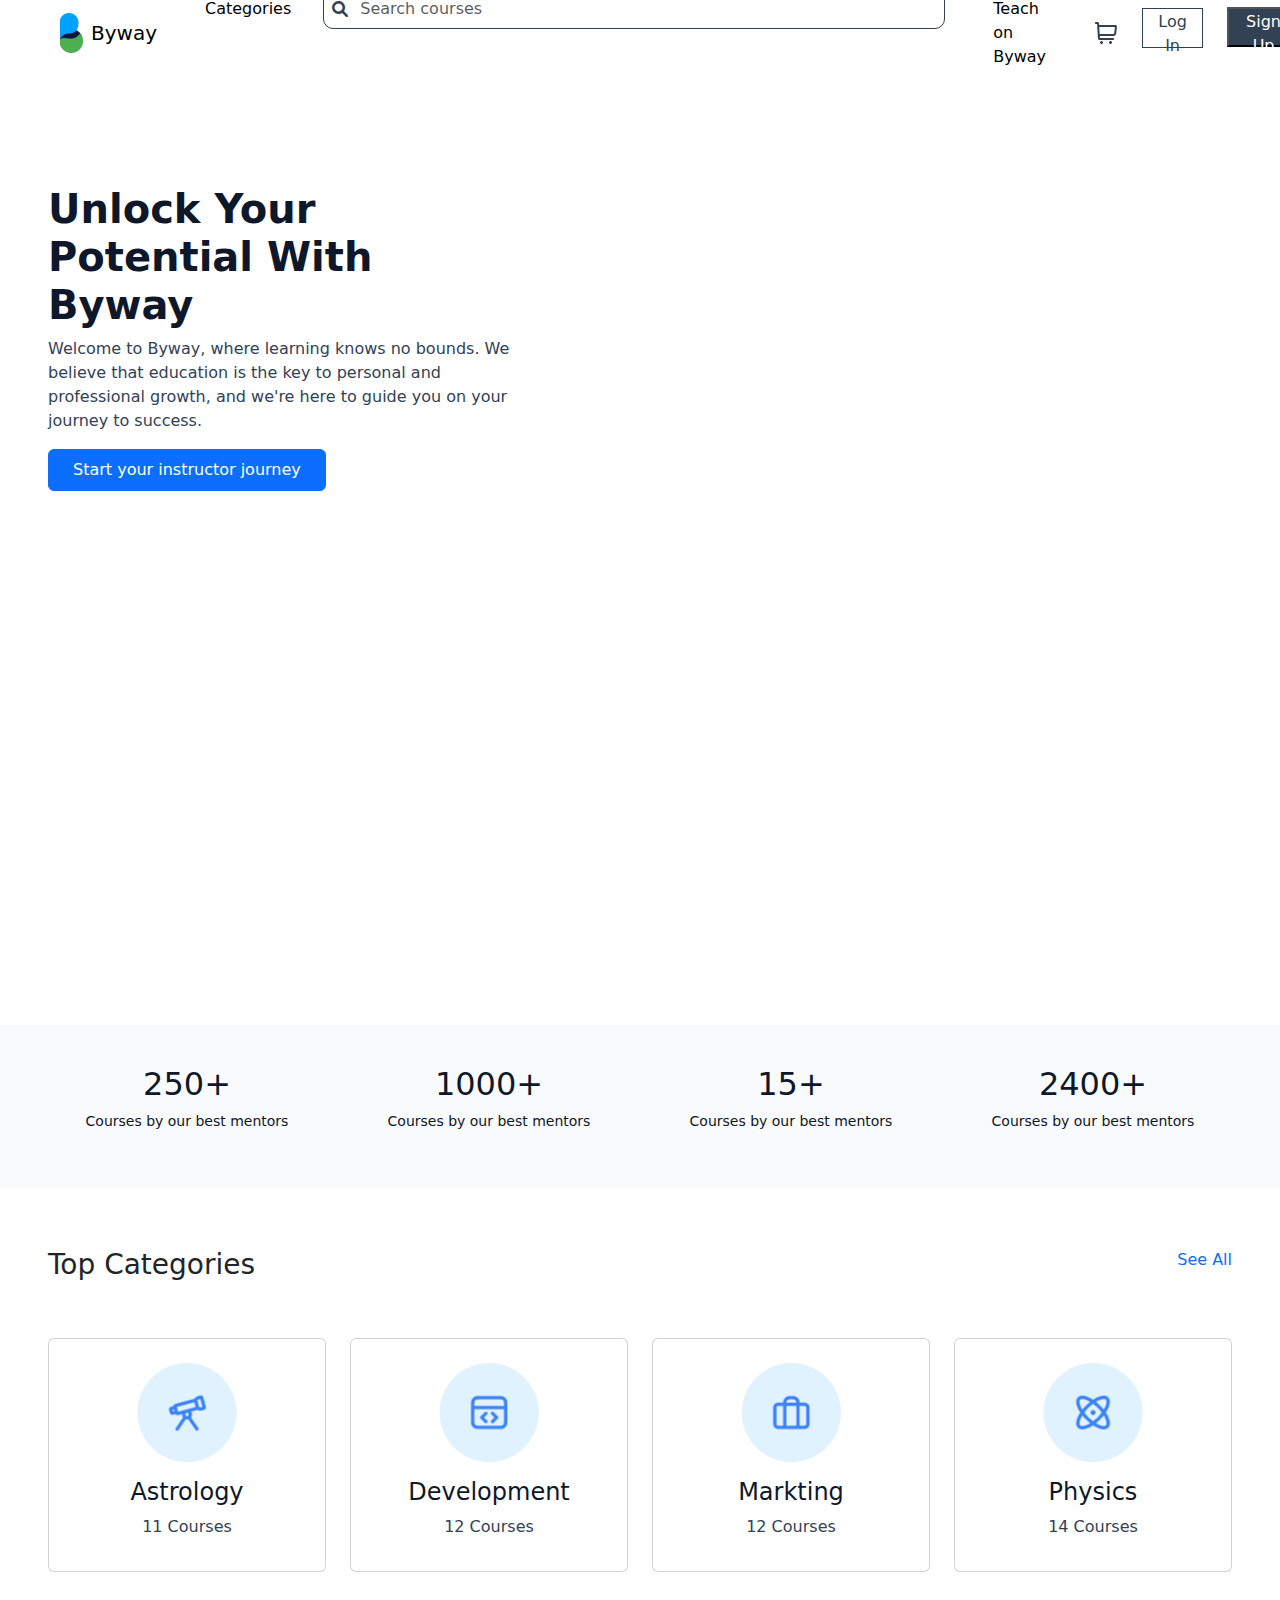
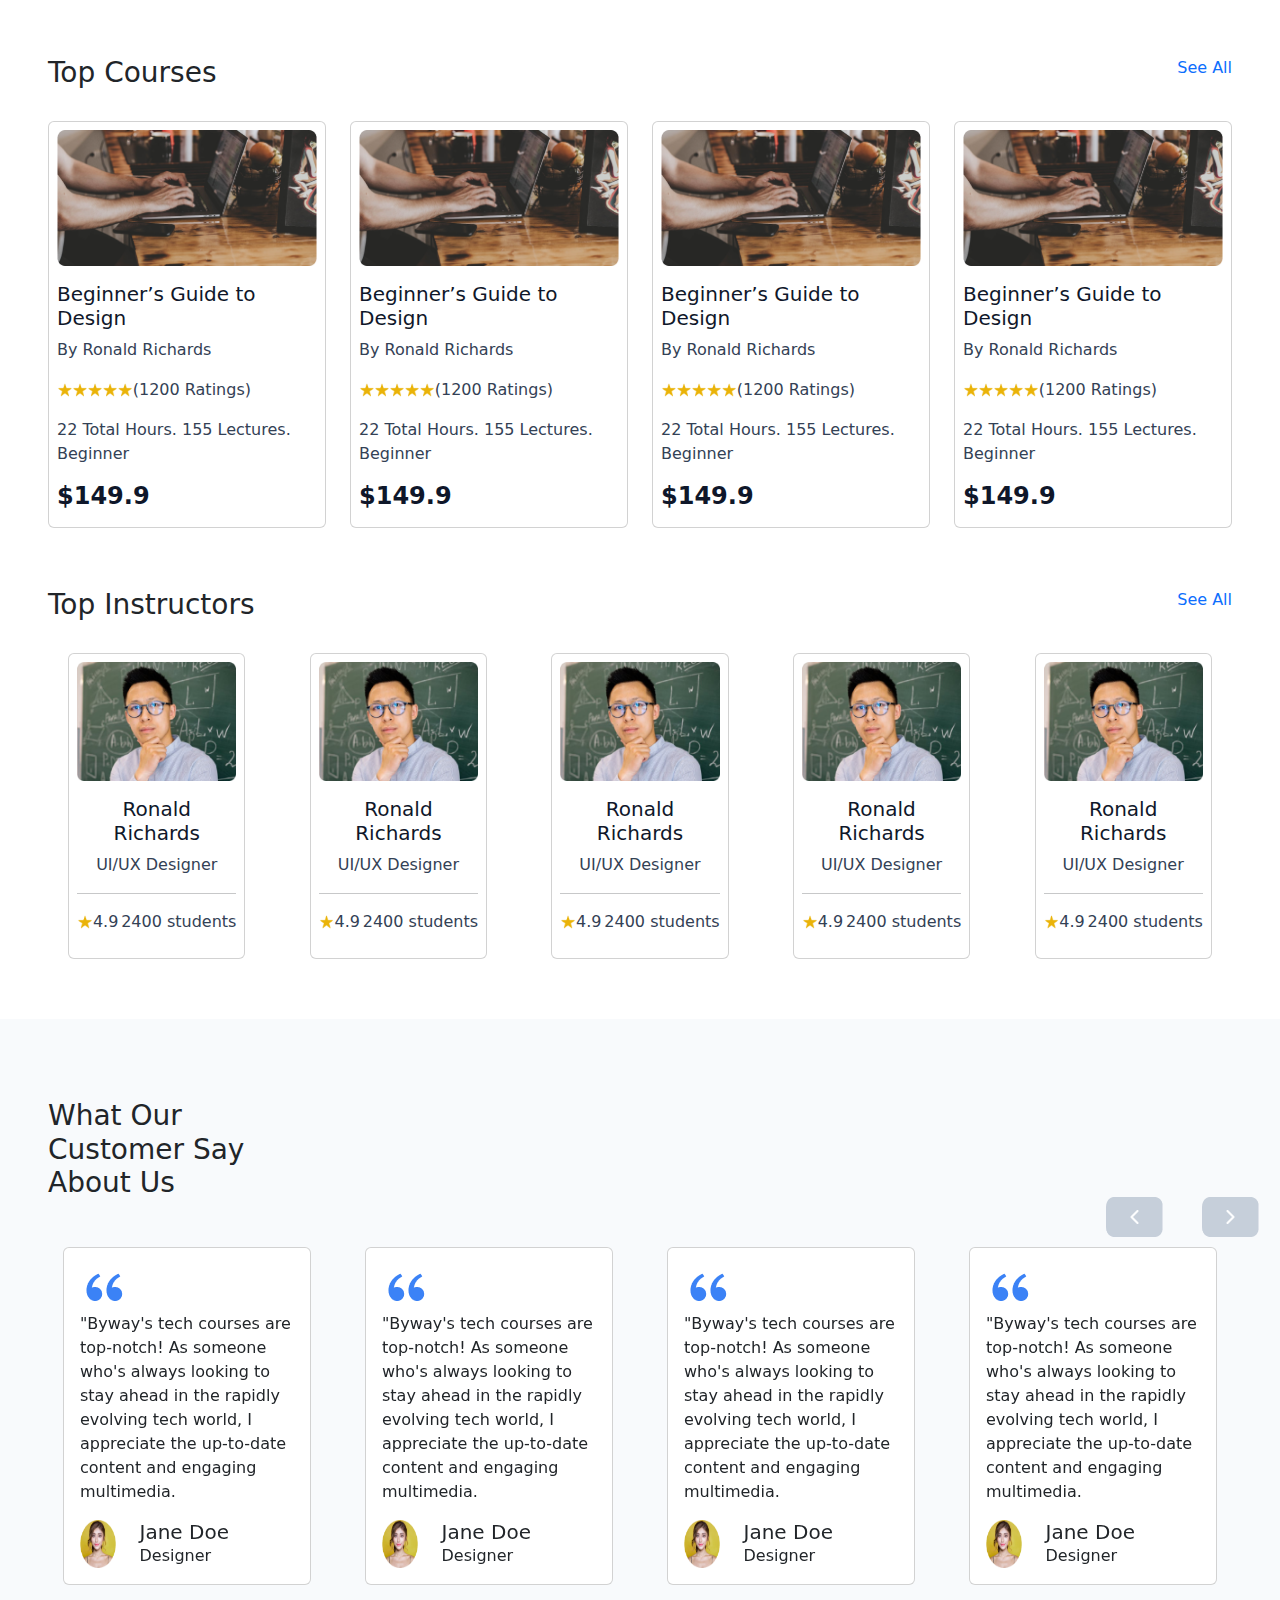
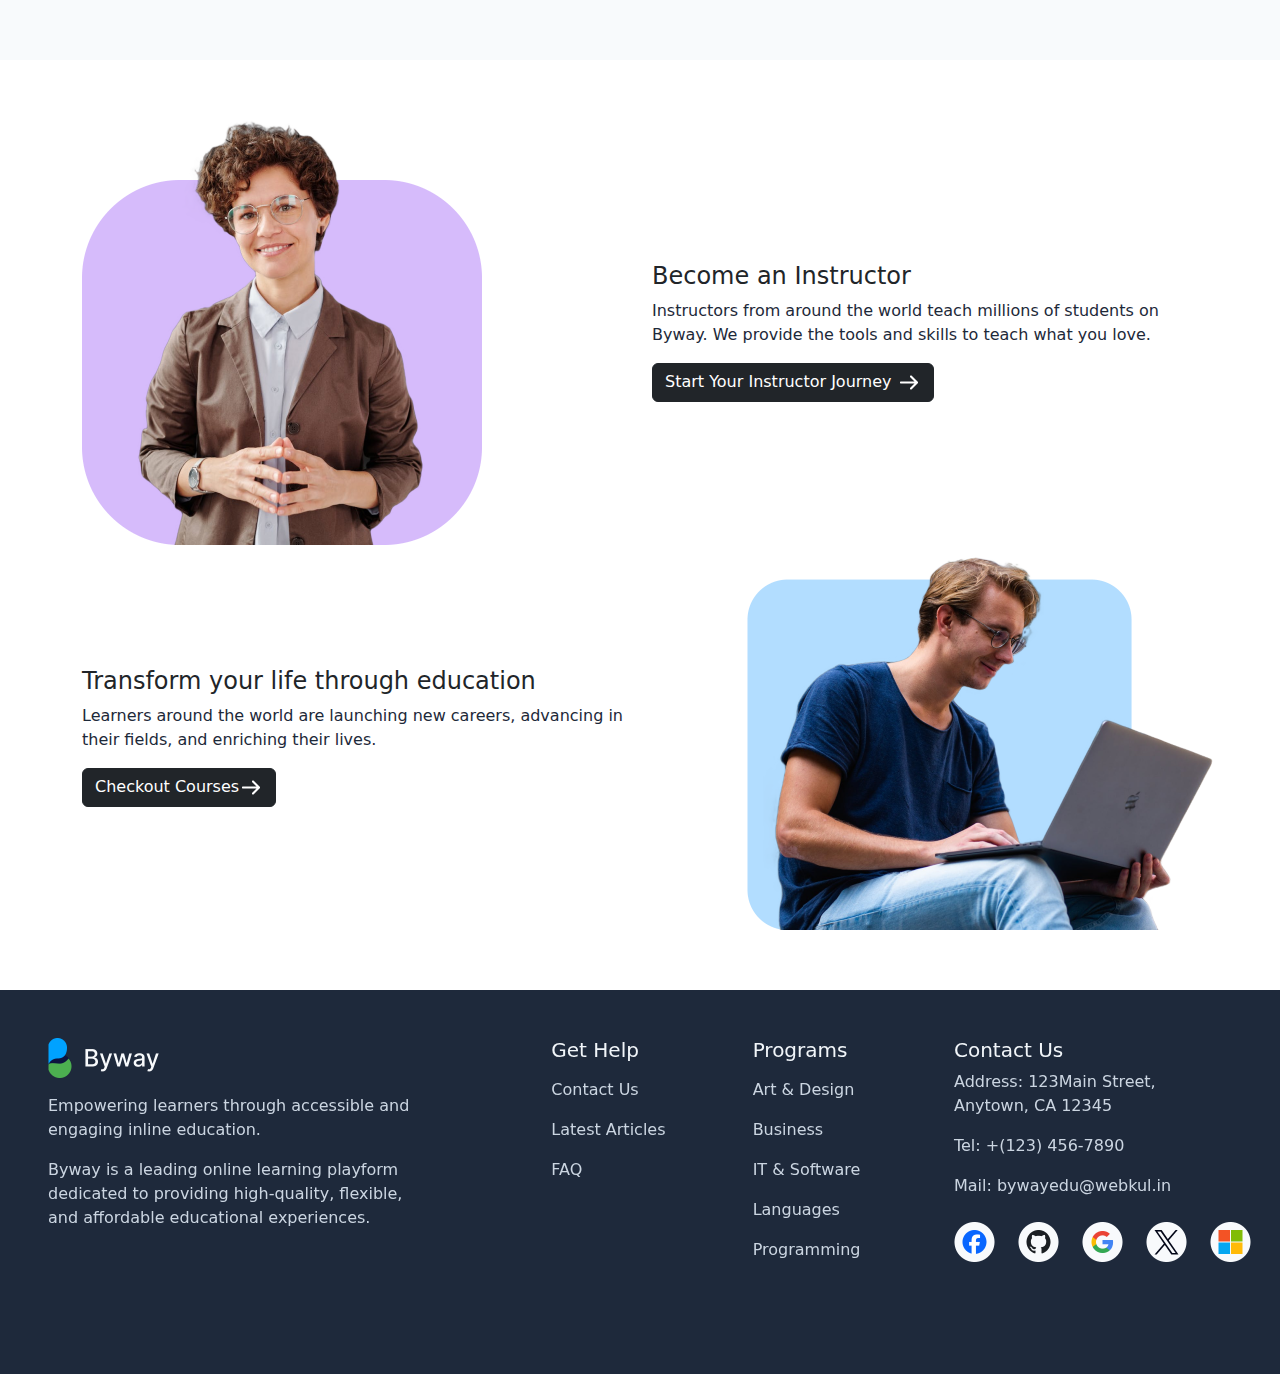
<file: index.html>
<!DOCTYPE html>
<html lang="en">
<head>
    <meta charset="UTF-8">
    <meta name="viewport" content="width=device-width, initial-scale=1.0">
    <title>Document</title>
    <link rel="stylesheet" href="css/style.css">
    <link href="https://cdn.jsdelivr.net/npm/bootstrap@5.3.3/dist/css/bootstrap.min.css" rel="stylesheet" integrity="sha384-QWTKZyjpPEjISv5WaRU9OFeRpok6YctnYmDr5pNlyT2bRjXh0JMhjY6hW+ALEwIH" crossorigin="anonymous">
    <link rel="stylesheet" href="https://cdnjs.cloudflare.com/ajax/libs/font-awesome/6.0.0-beta3/css/all.min.css">
</head>
<body>
    <nav class="navbar navbar-expand-lg px-5">
        <div class="container-fluid  bg-white">
            <a href=""><img src="images/logo.png" alt=""></a>
            <a class="navbar-brand" href="#">Byway</a>
            <button class="navbar-toggler" type="button" data-bs-toggle="collapse" data-bs-target="#navbarSupportedContent" aria-controls="navbarSupportedContent" aria-expanded="false" aria-label="Toggle navigation">
                <span class="navbar-toggler-icon"></span>
            </button>
            <div class="collapse navbar-collapse" id="navbarSupportedContent">
                <ul class="navbar-nav me-auto mb-2 mb-lg-0">
                    <li class="nav-item">
                        <a class="nav-link active mx-4" aria-current="page" href="#">Categories</a>
                    </li>
                    <li>
                        <div class="search d-flex align-items-center p-2">
                            <i class="fa fa-search"></i>
                            <input class="form-control me-2" type="search" placeholder="Search courses" aria-label="Search">
                        </div>
                    </li>
                    <li>
                        <a class="nav-link active px-5" aria-current="page" href="#">Teach on Byway</a>
                    </li>
                </ul>
                <a class="nav-link active" aria-current="page" href="#"><img src="images/cart.png" alt=""></a>
                <a href="login.html" class="text-decoration-none"><button class=" nav-btn-1" type="submit">Log In</button></a>
                <a href="signup.html" class="text-decoration-none"><button class=" nav-btn-2" type="submit">Sign Up</button></a>
            </div>
        </div>
    </nav>
      

    <section class="panner px-5">
        <div class="row">
            <div class="col-md-5">
                <h1>Unlock Your Potential With Byway</h1>
                <p>Welcome to Byway, where learning knows no bounds. We believe that education is the key to personal and professional growth, and we're here to guide you on your journey to success.</p>
                <button type="button" class="btn btn-primary px-4 py-2">Start your instructor journey</button>
            </div>
        </div>
    </section>


    <section class="info px-5 text-center">
        <div class="row ">
            <div class="col-md-3 ">
                <h2>250+</h2>
                <p>Courses by our best mentors</p>

            </div>

            <div class="col-md-3">
                <h2>1000+</h2>
                <p>Courses by our best mentors</p>
            </div>

            <div class="col-md-3">
                <h2>15+</h2>
                <p>Courses by our best mentors</p>
            </div>

            <div class="col-md-3">
                <h2>2400+</h2>
                <p>Courses by our best mentors</p>
            </div>
        </div>
    </section>

    

    <section class="categories px-5">
        <div class="row justify-content-between head">
            <div class="col-6"><h3>Top Categories</h3></div>
            <div class="col-3 text-end"><a href="" class="text-decoration-none">See All</a></div>
        </div>
        <div class="row cards justify-content-around">
            <div class="col-md-3 text-center py-4">
                <a href="" class="text-decoration-none">
                    <div class="card">
                        <img src="images/astrology icon.png" class="card-img-top align-self-center pt-4" alt="...">
                        <div class="card-body">
                            <h4>Astrology</h4>
                            <p>11 Courses</p>
                        </div>
                    </div>
                </a>
            </div>  
            <div class="col-md-3 text-center py-4">
                <a href="" class="text-decoration-none">
                    <div class="card">
                        <img src="images/development icon.png" class="card-img-top align-self-center pt-4" alt="...">
                        <div class="card-body">
                            <h4>Development</h4>
                            <p>12 Courses</p>
                        </div>
                    </div>
                </a>
            </div>
            <div class="col-md-3 text-center py-4">
                <a href="" class="text-decoration-none">
                    <div class="card">
                        <img src="images/markting icon.png" class="card-img-top align-self-center pt-4" alt="...">
                        <div class="card-body">
                            <h4>Markting</h4>
                            <p>12 Courses</p>
                        </div>
                    </div>
                </a>
            </div>
            <div class="col-md-3 text-center py-4">
                <a href="" class="text-decoration-none">
                    <div class="card">
                        <img src="images/physics icon.png" class="card-img-top align-self-center pt-4" alt="...">
                        <div class="card-body">
                            <h4>Physics</h4>
                            <p>14 Courses</p>
                        </div>
                    </div>
                </a>
            </div>
        </div>
    </section>

    <section class="courses px-5">
        <div class="row justify-content-between head">
            <div class="col-6"><h3>Top Courses</h3></div>
            <div class="col-3 text-end"><a href="" class="text-decoration-none">See All</a></div>
        </div>
        <div class="row cards">
            <div class="col-md-3 ">
                <a href="" class="text-decoration-none">
                    <div class="card p-2">
                        <img src="images/course pic.png" class="card-img-top pb-3" alt="...">
                        <div>
                            <h5>Beginner’s Guide to Design</h5>
                            <p>By Ronald Richards</p>
                            <div class="d-flex">
                                <img src="images/ratings.png" alt="">
                                <p>(1200 Ratings)</p>
                            </div>
                            <p>22 Total Hours. 155 Lectures. Beginner</p>
                            <h4>$149.9</h4>
                        </div>
                    </div>
                </a>
            </div>  
            <div class="col-md-3 ">
                <a href="" class="text-decoration-none">
                    <div class="card p-2">
                        <img src="images/course pic.png" class="card-img-top pb-3" alt="...">
                        <div>
                            <h5>Beginner’s Guide to Design</h5>
                            <p>By Ronald Richards</p>
                            <div class="d-flex">
                                <img src="images/ratings.png" alt="">
                                <p>(1200 Ratings)</p>
                            </div>
                            <p>22 Total Hours. 155 Lectures. Beginner</p>
                            <h4>$149.9</h4>
                        </div>
                    </div>
                </a>
            </div>  
            <div class="col-md-3 ">
                <a href="" class="text-decoration-none">
                    <div class="card p-2">
                        <img src="images/course pic.png" class="card-img-top pb-3" alt="...">
                        <div>
                            <h5>Beginner’s Guide to Design</h5>
                            <p>By Ronald Richards</p>
                            <div class="d-flex">
                                <img src="images/ratings.png" alt="">
                                <p>(1200 Ratings)</p>
                            </div>
                            <p>22 Total Hours. 155 Lectures. Beginner</p>
                            <h4>$149.9</h4>
                        </div>
                    </div>
                </a>
            </div>  
            <div class="col-md-3 ">
                <a href="" class="text-decoration-none">
                    <div class="card p-2">
                        <img src="images/course pic.png" class="card-img-top pb-3" alt="...">
                        <div>
                            <h5>Beginner’s Guide to Design</h5>
                            <p>By Ronald Richards</p>
                            <div class="d-flex">
                                <img src="images/ratings.png" alt="">
                                <p>(1200 Ratings)</p>
                            </div>
                            <p>22 Total Hours. 155 Lectures. Beginner</p>
                            <h4>$149.9</h4>
                        </div>
                    </div>
                </a>
            </div>  
        </div>
    </section>

    <section class="instructors px-5">
        <div class="row justify-content-between head">
            <div class="col-6"><h3>Top Instructors</h3></div>
            <div class="col-3 text-end"><a href="" class="text-decoration-none">See All</a></div>
        </div>
        <div class="row cards justify-content-around">
            <div class="col-md-2 ">
                <a href="" class="text-decoration-none">
                    <div class="card p-2">
                        <img src="images/instructor.png" class="card-img-top pb-3" alt="...">
                        <div class="text-center">
                            <h5>Ronald Richards</h5>
                            <p>UI/UX Designer</p>
                            <hr>
                            <div class="d-flex">
                                <img src="images/star.png" alt="" >
                                <p class="me-auto">4.9</p>
                                <p>2400 students</p>
                            </div>
                        </div>
                    </div>
                </a>
            </div>  
            <div class="col-md-2 ">
                <a href="" class="text-decoration-none">
                    <div class="card p-2">
                        <img src="images/instructor.png" class="card-img-top pb-3" alt="...">
                        <div class="text-center">
                            <h5>Ronald Richards</h5>
                            <p>UI/UX Designer</p>
                            <hr>
                            <div class="d-flex">
                                <img src="images/star.png" alt="" >
                                <p class="me-auto">4.9</p>
                                <p>2400 students</p>
                            </div>
                        </div>
                    </div>
                </a>
            </div>  
            <div class="col-md-2 ">
                <a href="" class="text-decoration-none">
                    <div class="card p-2">
                        <img src="images/instructor.png" class="card-img-top pb-3" alt="...">
                        <div class="text-center">
                            <h5>Ronald Richards</h5>
                            <p>UI/UX Designer</p>
                            <hr>
                            <div class="d-flex">
                                <img src="images/star.png" alt="" >
                                <p class="me-auto">4.9</p>
                                <p>2400 students</p>
                            </div>
                        </div>
                    </div>
                </a>
            </div> 
            <div class="col-md-2 ">
                <a href="" class="text-decoration-none">
                    <div class="card p-2">
                        <img src="images/instructor.png" class="card-img-top pb-3" alt="...">
                        <div class="text-center">
                            <h5>Ronald Richards</h5>
                            <p>UI/UX Designer</p>
                            <hr>
                            <div class="d-flex">
                                <img src="images/star.png" alt="" >
                                <p class="me-auto">4.9</p>
                                <p>2400 students</p>
                            </div>
                        </div>
                    </div>
                </a>
            </div> 
            <div class="col-md-2 ">
                <a href="" class="text-decoration-none">
                    <div class="card p-2">
                        <img src="images/instructor.png" class="card-img-top pb-3" alt="...">
                        <div class="text-center">
                            <h5>Ronald Richards</h5>
                            <p>UI/UX Designer</p>
                            <hr>
                            <div class="d-flex">
                                <img src="images/star.png" alt="" >
                                <p class="me-auto">4.9</p>
                                <p>2400 students</p>
                            </div>
                        </div>
                    </div>
                </a>
            </div> 
        </div>
    </section>

    <section class="feedback px-5">
        <div>
            <div class="row justify-content-between head">
                <div class="col-md-3"><h3>What Our Customer Say About Us</h3></div>
            </div>
            <div id="cardCarousel" class="carousel slide" data-bs-ride="carousel">
                <div class="carousel-inner">
                    <div class="carousel-item active">
                        <div class="row">
                            <div class="col-md-3">
                                <div class="card">
                                    <div class="card-body">
                                        <img src="images/ri_double-quotes-l.png" alt="">
                                        <p>"Byway's tech courses are top-notch! As someone who's always looking to stay ahead in the rapidly evolving tech world, I appreciate the up-to-date content and engaging multimedia. </p>
                                        <div class="row">
                                            <img src="images/feedbacker.png" alt="" class="col-3">
                                            <div class="col-9">
                                                <h5 class="m-0">Jane Doe</h5>
                                                <p class="m-0">Designer</p>
                                            </div>
                                        </div>
                                    </div>
                                </div>
                            </div>
                            <div class="col-md-3">
                                <div class="card">
                                    <div class="card-body">
                                        <img src="images/ri_double-quotes-l.png" alt="">
                                        <p>"Byway's tech courses are top-notch! As someone who's always looking to stay ahead in the rapidly evolving tech world, I appreciate the up-to-date content and engaging multimedia. </p>
                                        <div class="row">
                                            <img src="images/feedbacker.png" alt="" class="col-3">
                                            <div class="col-9">
                                                <h5 class="m-0">Jane Doe</h5>
                                                <p class="m-0">Designer</p>
                                            </div>
                                        </div>
                                    </div>
                                </div>
                            </div>
                            <div class="col-md-3">
                                <div class="card">
                                    <div class="card-body">
                                        <img src="images/ri_double-quotes-l.png" alt="">
                                        <p>"Byway's tech courses are top-notch! As someone who's always looking to stay ahead in the rapidly evolving tech world, I appreciate the up-to-date content and engaging multimedia. </p>
                                        <div class="row">
                                            <img src="images/feedbacker.png" alt="" class="col-3">
                                            <div class="col-9">
                                                <h5 class="m-0">Jane Doe</h5>
                                                <p class="m-0">Designer</p>
                                            </div>
                                        </div>
                                    </div>
                                </div>
                            </div>
                            <div class="col-md-3">
                                <div class="card">
                                    <div class="card-body">
                                        <img src="images/ri_double-quotes-l.png" alt="">
                                        <p>"Byway's tech courses are top-notch! As someone who's always looking to stay ahead in the rapidly evolving tech world, I appreciate the up-to-date content and engaging multimedia. </p>
                                        <div class="row">
                                            <img src="images/feedbacker.png" alt="" class="col-3">
                                            <div class="col-9">
                                                <h5 class="m-0">Jane Doe</h5>
                                                <p class="m-0">Designer</p>
                                            </div>
                                        </div>
                                    </div>
                                </div>
                            </div>
                        </div>
                    </div>
                    <div class="carousel-item">
                        <div class="row">
                            <div class="col-md-3">
                                <div class="card">
                                    <div class="card-body">
                                        <img src="images/ri_double-quotes-l.png" alt="">
                                        <p>"Byway's tech courses are top-notch! As someone who's always looking to stay ahead in the rapidly evolving tech world, I appreciate the up-to-date content and engaging multimedia. </p>
                                        <div class="row">
                                            <img src="images/feedbacker.png" alt="" class="col-3">
                                            <div class="col-9">
                                                <h5 class="m-0">Jane Doe</h5>
                                                <p class="m-0">Designer</p>
                                            </div>
                                        </div>
                                    </div>
                                </div>
                            </div>
                        </div>
                    </div>
                </div>
                <div class="carousel-controls">
                    <button class="carousel-control-next" type="button" data-bs-target="#cardCarousel" data-bs-slide="next">
                        <img src="images/left-chevron.png" alt="">
                        <span class="visually-hidden">Next</span>
                    </button>
                    <button class="carousel-control-prev" type="button" data-bs-target="#cardCarousel" data-bs-slide="prev">
                        <img src="images/chevron-right.png" alt="">
                        <span class="visually-hidden">Previous</span>
                    </button>
                </div>
            </div>
        </div>
    </section>

    <section class="apply container">
        <div class="row align-items-center">
            <div class="col-md-3"><img src="images/become instructor.png" alt=""></div>
            <div class="col-md-3"></div>
            <div class="col-md-6">
                <h4>Become an Instructor</h4>
                <p>Instructors from around the world teach millions of students on Byway. We provide the tools and skills to teach what you love.</p>
                <div class="btn btn-dark"><a href="" class="text-decoration-none text-white">Start Your Instructor Journey <img src="images/arrow-narrow-right.png" alt=""></a></div>
            </div>
        </div>
        <div class="row align-items-center">
            <div class="col-md-6">
                <h4>Transform your life through education</h4>
                <p>Learners around the world are launching new careers, advancing in their fields, and enriching their lives.</p>
                <div class="btn btn-dark"><a href="" class="text-decoration-none text-white">Checkout Courses<img src="images/arrow-narrow-right.png" alt=""></a></div>
            </div>
            <div class="col-md-1"></div>    
            <div class="col-md-3"><img src="images/student.png" alt=""></div>
        </div>
    </section>

    <footer>
        <div class="row p-5 sticky-bottom">
            <div class="col-md-4 mb-5">
                <img src="images/footer logo.png" alt="" class="mb-3">
                <p>Empowering learners through accessible and engaging inline education.</p>
                <p>Byway is a leading online learning playform dedicated to providing high-quality, flexible, and affordable educational experiences.</p>
            </div>
            <div class="col-md-1"></div>
            <div class="col-md-2 mb-5">
                <h5 class="mb-3">Get Help</h5>
                <ul class="list-unstyled ">
                    <li class="mb-3"><a href="" class="text-decoration-none">Contact Us</a></li>
                    <li class="mb-3"><a href="" class="text-decoration-none">Latest Articles</a></li>
                    <li><a href="" class="text-decoration-none">FAQ</a></li>
                </ul>
            </div>
            <div class="col-md-2 mb-5">
                <h5 class="mb-3">Programs</h5>
                <ul class="list-unstyled ">
                    <li class="mb-3"><a href="" class="text-decoration-none">Art & Design</a></li>
                    <li class="mb-3"><a href="" class="text-decoration-none">Business</a></li>
                    <li class="mb-3"><a href="" class="text-decoration-none">IT & Software</a></li>
                    <li class="mb-3"><a href="" class="text-decoration-none">Languages</a></li>
                    <li class="mb-3"><a href="" class="text-decoration-none">Programming</a></li>
                </ul>
            </div>
            <div class="col-md-3 mb-5">
                <h5>Contact Us</h5>
                <ul class="list-unstyled ">
                    <li><p>Address: 123Main Street, Anytown, CA 12345</p></li>
                    <li><P>Tel: +(123) 456-7890</P></li>
                    <li><p>Mail: <a href="" class="text-decoration-none">bywayedu@webkul.in</a></p></li>
                    <li class="mt-4"><img src="images/icons.png" alt=""></li>
                </ul>
            </div>
        </div>
    </footer>






    <script src="https://cdn.jsdelivr.net/npm/bootstrap@5.3.3/dist/js/bootstrap.bundle.min.js" integrity="sha384-YvpcrYf0tY3lHB60NNkmXc5s9fDVZLESaAA55NDzOxhy9GkcIdslK1eN7N6jIeHz" crossorigin="anonymous"></script>
</body>
</html>
</file>
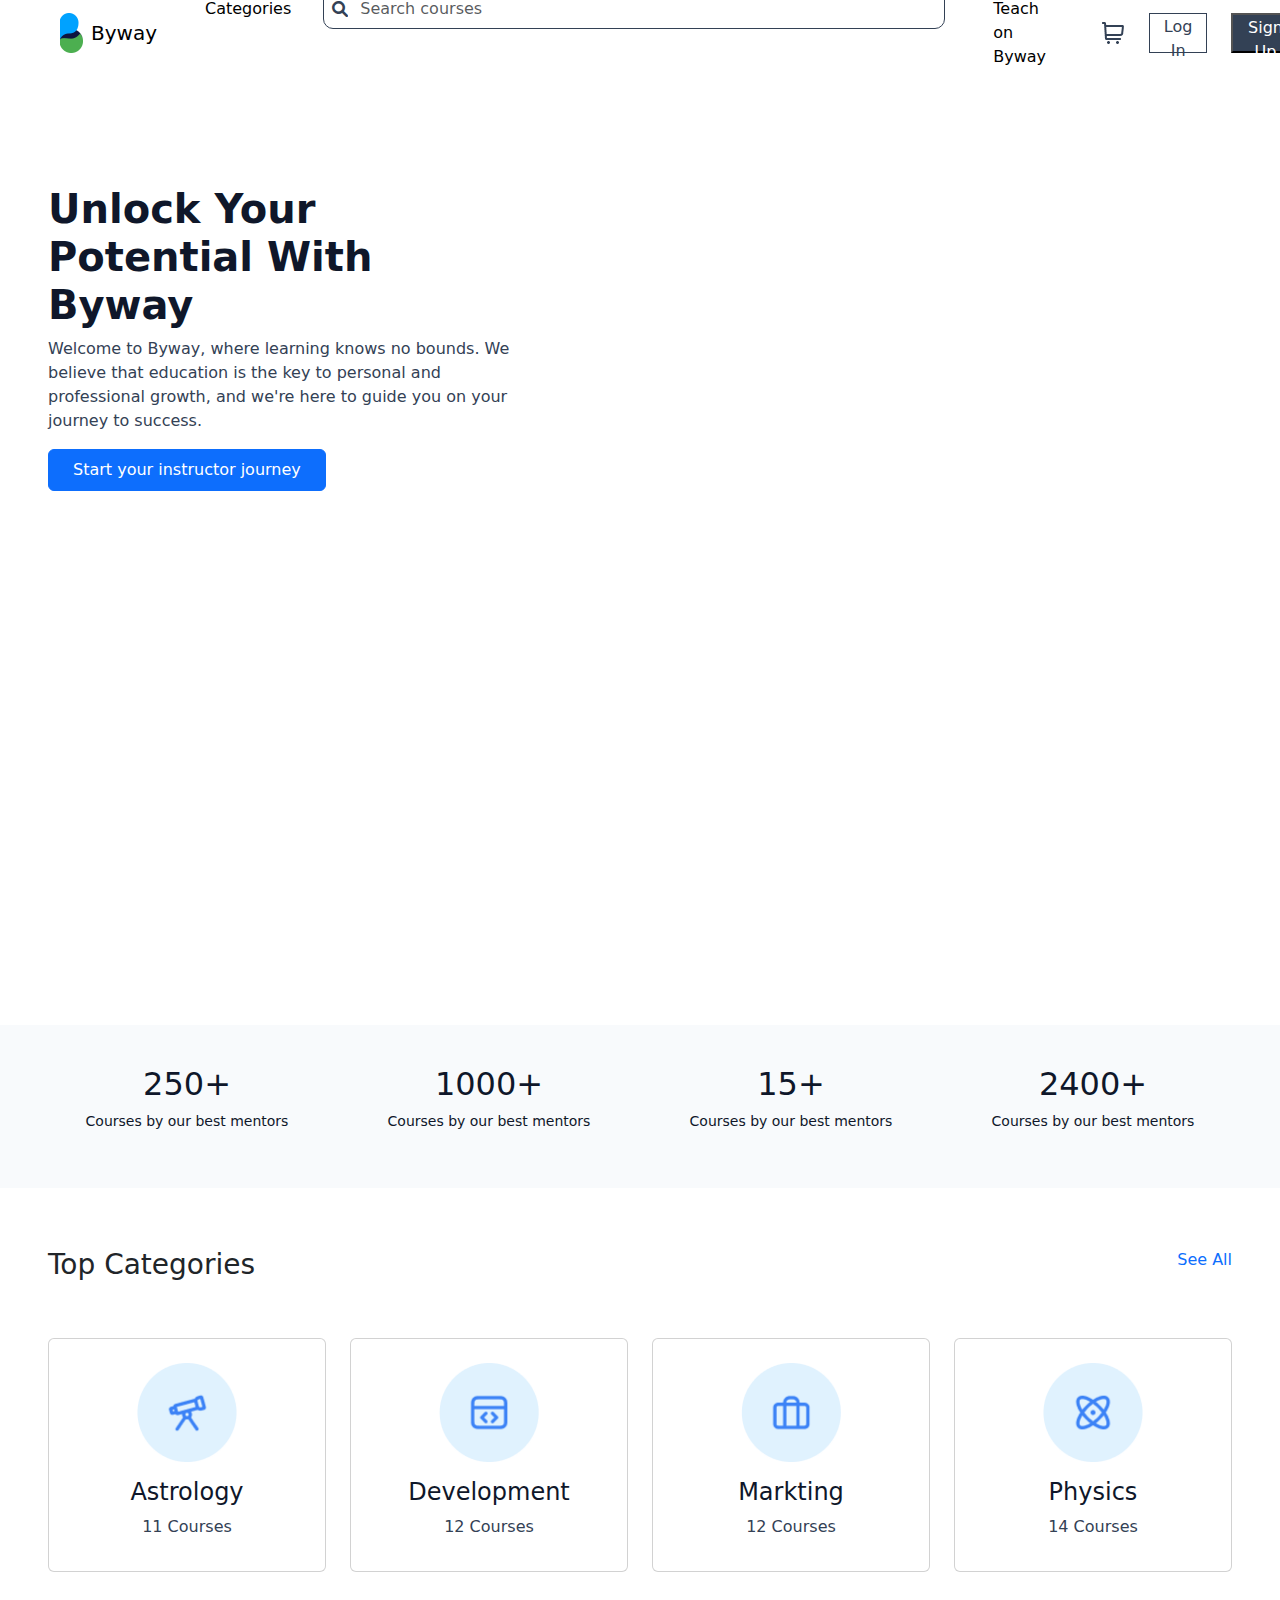
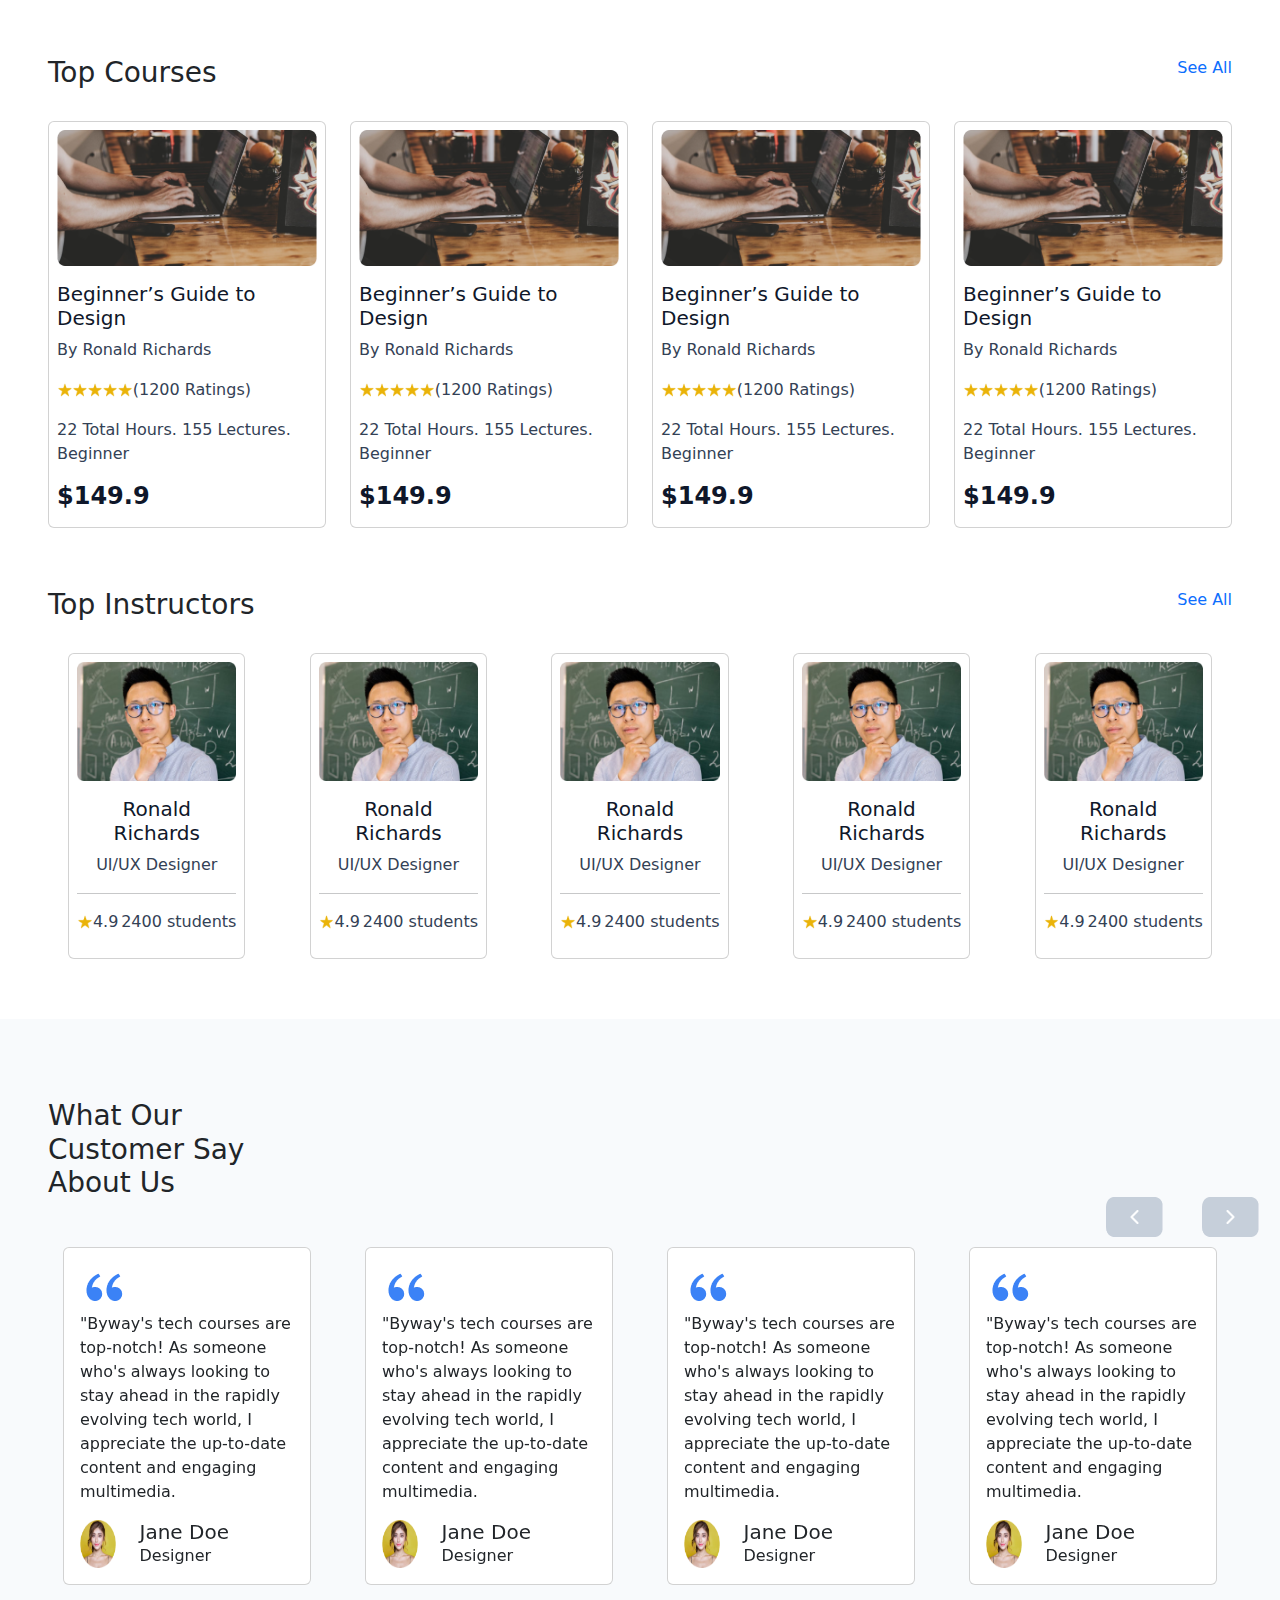
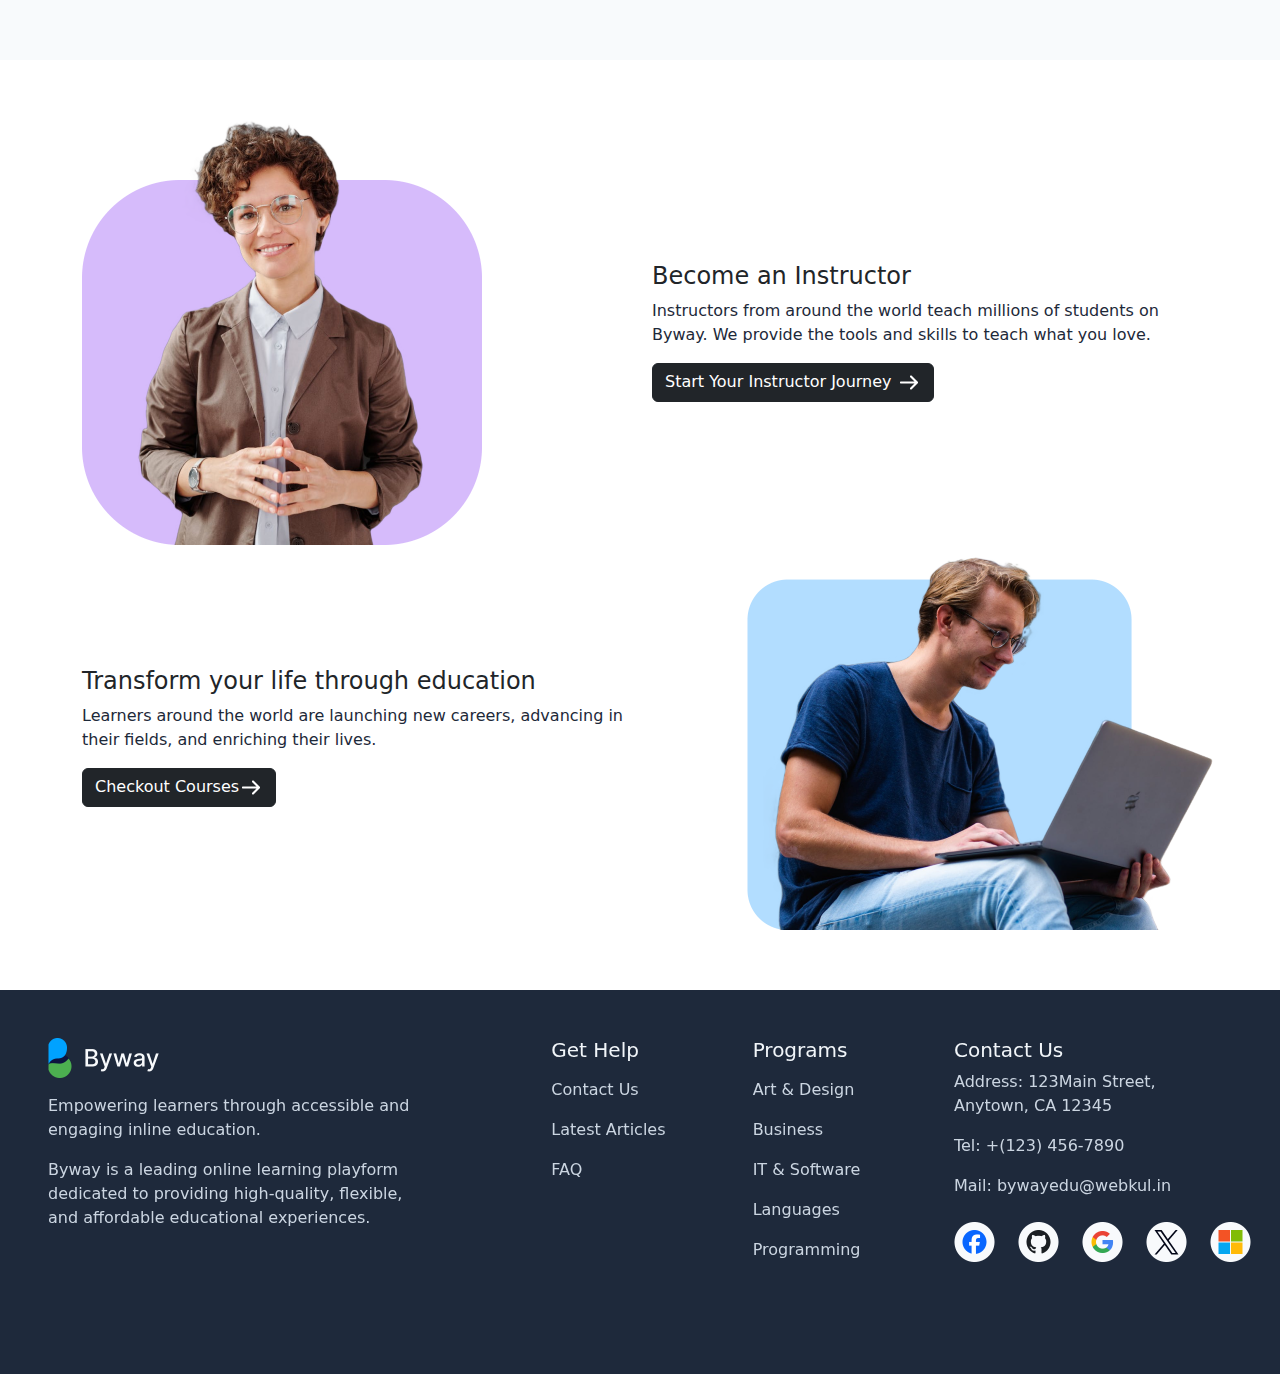
<file: homescreen.html>
<!DOCTYPE html>
<html lang="en">
<head>
    <meta charset="UTF-8">
    <meta name="viewport" content="width=device-width, initial-scale=1.0">
    <title>Document</title>
    <link rel="stylesheet" href="style.css">
    <link href="https://cdn.jsdelivr.net/npm/bootstrap@5.3.3/dist/css/bootstrap.min.css" rel="stylesheet" integrity="sha384-QWTKZyjpPEjISv5WaRU9OFeRpok6YctnYmDr5pNlyT2bRjXh0JMhjY6hW+ALEwIH" crossorigin="anonymous">
    <link rel="stylesheet" href="https://cdnjs.cloudflare.com/ajax/libs/font-awesome/6.0.0-beta3/css/all.min.css">
</head>
<body>
    <nav class="navbar navbar-expand-lg px-5">
        <div class="container-fluid  bg-white">
            <a href=""><img src="images/logo.png" alt=""></a>
            <a class="navbar-brand" href="#">Byway</a>
            <button class="navbar-toggler" type="button" data-bs-toggle="collapse" data-bs-target="#navbarSupportedContent" aria-controls="navbarSupportedContent" aria-expanded="false" aria-label="Toggle navigation">
                <span class="navbar-toggler-icon"></span>
            </button>
            <div class="collapse navbar-collapse" id="navbarSupportedContent">
                <ul class="navbar-nav me-auto mb-2 mb-lg-0">
                    <li class="nav-item">
                        <a class="nav-link active mx-4" aria-current="page" href="#">Categories</a>
                    </li>
                    <li>
                        <div class="search d-flex align-items-center p-2">
                            <i class="fa fa-search"></i>
                            <input class="form-control me-2" type="search" placeholder="Search courses" aria-label="Search">
                        </div>
                    </li>
                    <li>
                        <a class="nav-link active px-5" aria-current="page" href="#">Teach on Byway</a>
                    </li>
                </ul>
                <a class="nav-link active" aria-current="page" href="#"><img src="images/cart.png" alt=""></a>
                <button class=" nav-btn-1" type="submit">Log In</button>
                <button class=" nav-btn-2" type="submit">Sign Up</button>
            </div>
        </div>
    </nav>
      

    <section class="panner px-5">
        <div class="row">
            <div class="col-md-5">
                <h1>Unlock Your Potential With Byway</h1>
                <p>Welcome to Byway, where learning knows no bounds. We believe that education is the key to personal and professional growth, and we're here to guide you on your journey to success.</p>
                <button type="button" class="btn btn-primary px-4 py-2">Start your instructor journey</button>
            </div>
        </div>
    </section>


    <section class="info px-5 text-center">
        <div class="row ">
            <div class="col-md-3 ">
                <h2>250+</h2>
                <p>Courses by our best mentors</p>

            </div>

            <div class="col-md-3">
                <h2>1000+</h2>
                <p>Courses by our best mentors</p>
            </div>

            <div class="col-md-3">
                <h2>15+</h2>
                <p>Courses by our best mentors</p>
            </div>

            <div class="col-md-3">
                <h2>2400+</h2>
                <p>Courses by our best mentors</p>
            </div>
        </div>
    </section>

    

    <section class="categories px-5">
        <div class="row justify-content-between head">
            <div class="col-6"><h3>Top Categories</h3></div>
            <div class="col-3 text-end"><a href="" class="text-decoration-none">See All</a></div>
        </div>
        <div class="row cards justify-content-around">
            <div class="col-md-3 text-center py-4">
                <a href="" class="text-decoration-none">
                    <div class="card">
                        <img src="images/astrology icon.png" class="card-img-top align-self-center pt-4" alt="...">
                        <div class="card-body">
                            <h4>Astrology</h4>
                            <p>11 Courses</p>
                        </div>
                    </div>
                </a>
            </div>  
            <div class="col-md-3 text-center py-4">
                <a href="" class="text-decoration-none">
                    <div class="card">
                        <img src="images/development icon.png" class="card-img-top align-self-center pt-4" alt="...">
                        <div class="card-body">
                            <h4>Development</h4>
                            <p>12 Courses</p>
                        </div>
                    </div>
                </a>
            </div>
            <div class="col-md-3 text-center py-4">
                <a href="" class="text-decoration-none">
                    <div class="card">
                        <img src="images/markting icon.png" class="card-img-top align-self-center pt-4" alt="...">
                        <div class="card-body">
                            <h4>Markting</h4>
                            <p>12 Courses</p>
                        </div>
                    </div>
                </a>
            </div>
            <div class="col-md-3 text-center py-4">
                <a href="" class="text-decoration-none">
                    <div class="card">
                        <img src="images/physics icon.png" class="card-img-top align-self-center pt-4" alt="...">
                        <div class="card-body">
                            <h4>Physics</h4>
                            <p>14 Courses</p>
                        </div>
                    </div>
                </a>
            </div>
        </div>
    </section>

    <section class="courses px-5">
        <div class="row justify-content-between head">
            <div class="col-6"><h3>Top Courses</h3></div>
            <div class="col-3 text-end"><a href="" class="text-decoration-none">See All</a></div>
        </div>
        <div class="row cards">
            <div class="col-md-3 ">
                <a href="" class="text-decoration-none">
                    <div class="card p-2">
                        <img src="images/course pic.png" class="card-img-top pb-3" alt="...">
                        <div>
                            <h5>Beginner’s Guide to Design</h5>
                            <p>By Ronald Richards</p>
                            <div class="d-flex">
                                <img src="images/ratings.png" alt="">
                                <p>(1200 Ratings)</p>
                            </div>
                            <p>22 Total Hours. 155 Lectures. Beginner</p>
                            <h4>$149.9</h4>
                        </div>
                    </div>
                </a>
            </div>  
            <div class="col-md-3 ">
                <a href="" class="text-decoration-none">
                    <div class="card p-2">
                        <img src="images/course pic.png" class="card-img-top pb-3" alt="...">
                        <div>
                            <h5>Beginner’s Guide to Design</h5>
                            <p>By Ronald Richards</p>
                            <div class="d-flex">
                                <img src="images/ratings.png" alt="">
                                <p>(1200 Ratings)</p>
                            </div>
                            <p>22 Total Hours. 155 Lectures. Beginner</p>
                            <h4>$149.9</h4>
                        </div>
                    </div>
                </a>
            </div>  
            <div class="col-md-3 ">
                <a href="" class="text-decoration-none">
                    <div class="card p-2">
                        <img src="images/course pic.png" class="card-img-top pb-3" alt="...">
                        <div>
                            <h5>Beginner’s Guide to Design</h5>
                            <p>By Ronald Richards</p>
                            <div class="d-flex">
                                <img src="images/ratings.png" alt="">
                                <p>(1200 Ratings)</p>
                            </div>
                            <p>22 Total Hours. 155 Lectures. Beginner</p>
                            <h4>$149.9</h4>
                        </div>
                    </div>
                </a>
            </div>  
            <div class="col-md-3 ">
                <a href="" class="text-decoration-none">
                    <div class="card p-2">
                        <img src="images/course pic.png" class="card-img-top pb-3" alt="...">
                        <div>
                            <h5>Beginner’s Guide to Design</h5>
                            <p>By Ronald Richards</p>
                            <div class="d-flex">
                                <img src="images/ratings.png" alt="">
                                <p>(1200 Ratings)</p>
                            </div>
                            <p>22 Total Hours. 155 Lectures. Beginner</p>
                            <h4>$149.9</h4>
                        </div>
                    </div>
                </a>
            </div>  
        </div>
    </section>

    <section class="instructors px-5">
        <div class="row justify-content-between head">
            <div class="col-6"><h3>Top Instructors</h3></div>
            <div class="col-3 text-end"><a href="" class="text-decoration-none">See All</a></div>
        </div>
        <div class="row cards justify-content-around">
            <div class="col-md-2 ">
                <a href="" class="text-decoration-none">
                    <div class="card p-2">
                        <img src="images/instructor.png" class="card-img-top pb-3" alt="...">
                        <div class="text-center">
                            <h5>Ronald Richards</h5>
                            <p>UI/UX Designer</p>
                            <hr>
                            <div class="d-flex">
                                <img src="images/star.png" alt="" >
                                <p class="me-auto">4.9</p>
                                <p>2400 students</p>
                            </div>
                        </div>
                    </div>
                </a>
            </div>  
            <div class="col-md-2 ">
                <a href="" class="text-decoration-none">
                    <div class="card p-2">
                        <img src="images/instructor.png" class="card-img-top pb-3" alt="...">
                        <div class="text-center">
                            <h5>Ronald Richards</h5>
                            <p>UI/UX Designer</p>
                            <hr>
                            <div class="d-flex">
                                <img src="images/star.png" alt="" >
                                <p class="me-auto">4.9</p>
                                <p>2400 students</p>
                            </div>
                        </div>
                    </div>
                </a>
            </div>  
            <div class="col-md-2 ">
                <a href="" class="text-decoration-none">
                    <div class="card p-2">
                        <img src="images/instructor.png" class="card-img-top pb-3" alt="...">
                        <div class="text-center">
                            <h5>Ronald Richards</h5>
                            <p>UI/UX Designer</p>
                            <hr>
                            <div class="d-flex">
                                <img src="images/star.png" alt="" >
                                <p class="me-auto">4.9</p>
                                <p>2400 students</p>
                            </div>
                        </div>
                    </div>
                </a>
            </div> 
            <div class="col-md-2 ">
                <a href="" class="text-decoration-none">
                    <div class="card p-2">
                        <img src="images/instructor.png" class="card-img-top pb-3" alt="...">
                        <div class="text-center">
                            <h5>Ronald Richards</h5>
                            <p>UI/UX Designer</p>
                            <hr>
                            <div class="d-flex">
                                <img src="images/star.png" alt="" >
                                <p class="me-auto">4.9</p>
                                <p>2400 students</p>
                            </div>
                        </div>
                    </div>
                </a>
            </div> 
            <div class="col-md-2 ">
                <a href="" class="text-decoration-none">
                    <div class="card p-2">
                        <img src="images/instructor.png" class="card-img-top pb-3" alt="...">
                        <div class="text-center">
                            <h5>Ronald Richards</h5>
                            <p>UI/UX Designer</p>
                            <hr>
                            <div class="d-flex">
                                <img src="images/star.png" alt="" >
                                <p class="me-auto">4.9</p>
                                <p>2400 students</p>
                            </div>
                        </div>
                    </div>
                </a>
            </div> 
        </div>
    </section>

    <section class="feedback px-5">
        <div>
            <div class="row justify-content-between head">
                <div class="col-md-3"><h3>What Our Customer Say About Us</h3></div>
            </div>
            <div id="cardCarousel" class="carousel slide" data-bs-ride="carousel">
                <div class="carousel-inner">
                    <div class="carousel-item active">
                        <div class="row">
                            <div class="col-md-3">
                                <div class="card">
                                    <div class="card-body">
                                        <img src="images/ri_double-quotes-l.png" alt="">
                                        <p>"Byway's tech courses are top-notch! As someone who's always looking to stay ahead in the rapidly evolving tech world, I appreciate the up-to-date content and engaging multimedia. </p>
                                        <div class="row">
                                            <img src="images/feedbacker.png" alt="" class="col-3">
                                            <div class="col-9">
                                                <h5 class="m-0">Jane Doe</h5>
                                                <p class="m-0">Designer</p>
                                            </div>
                                        </div>
                                    </div>
                                </div>
                            </div>
                            <div class="col-md-3">
                                <div class="card">
                                    <div class="card-body">
                                        <img src="images/ri_double-quotes-l.png" alt="">
                                        <p>"Byway's tech courses are top-notch! As someone who's always looking to stay ahead in the rapidly evolving tech world, I appreciate the up-to-date content and engaging multimedia. </p>
                                        <div class="row">
                                            <img src="images/feedbacker.png" alt="" class="col-3">
                                            <div class="col-9">
                                                <h5 class="m-0">Jane Doe</h5>
                                                <p class="m-0">Designer</p>
                                            </div>
                                        </div>
                                    </div>
                                </div>
                            </div>
                            <div class="col-md-3">
                                <div class="card">
                                    <div class="card-body">
                                        <img src="images/ri_double-quotes-l.png" alt="">
                                        <p>"Byway's tech courses are top-notch! As someone who's always looking to stay ahead in the rapidly evolving tech world, I appreciate the up-to-date content and engaging multimedia. </p>
                                        <div class="row">
                                            <img src="images/feedbacker.png" alt="" class="col-3">
                                            <div class="col-9">
                                                <h5 class="m-0">Jane Doe</h5>
                                                <p class="m-0">Designer</p>
                                            </div>
                                        </div>
                                    </div>
                                </div>
                            </div>
                            <div class="col-md-3">
                                <div class="card">
                                    <div class="card-body">
                                        <img src="images/ri_double-quotes-l.png" alt="">
                                        <p>"Byway's tech courses are top-notch! As someone who's always looking to stay ahead in the rapidly evolving tech world, I appreciate the up-to-date content and engaging multimedia. </p>
                                        <div class="row">
                                            <img src="images/feedbacker.png" alt="" class="col-3">
                                            <div class="col-9">
                                                <h5 class="m-0">Jane Doe</h5>
                                                <p class="m-0">Designer</p>
                                            </div>
                                        </div>
                                    </div>
                                </div>
                            </div>
                        </div>
                    </div>
                    <div class="carousel-item">
                        <div class="row">
                            <div class="col-md-3">
                                <div class="card">
                                    <div class="card-body">
                                        <img src="images/ri_double-quotes-l.png" alt="">
                                        <p>"Byway's tech courses are top-notch! As someone who's always looking to stay ahead in the rapidly evolving tech world, I appreciate the up-to-date content and engaging multimedia. </p>
                                        <div class="row">
                                            <img src="images/feedbacker.png" alt="" class="col-3">
                                            <div class="col-9">
                                                <h5 class="m-0">Jane Doe</h5>
                                                <p class="m-0">Designer</p>
                                            </div>
                                        </div>
                                    </div>
                                </div>
                            </div>
                        </div>
                    </div>
                </div>
                <div class="carousel-controls">
                    <button class="carousel-control-next" type="button" data-bs-target="#cardCarousel" data-bs-slide="next">
                        <img src="images/left-chevron.png" alt="">
                        <span class="visually-hidden">Next</span>
                    </button>
                    <button class="carousel-control-prev" type="button" data-bs-target="#cardCarousel" data-bs-slide="prev">
                        <img src="images/chevron-right.png" alt="">
                        <span class="visually-hidden">Previous</span>
                    </button>
                </div>
            </div>
        </div>
    </section>

    <section class="apply container">
        <div class="row align-items-center">
            <div class="col-md-3"><img src="images/become instructor.png" alt=""></div>
            <div class="col-md-3"></div>
            <div class="col-md-6">
                <h4>Become an Instructor</h4>
                <p>Instructors from around the world teach millions of students on Byway. We provide the tools and skills to teach what you love.</p>
                <div class="btn btn-dark"><a href="" class="text-decoration-none text-white">Start Your Instructor Journey <img src="images/arrow-narrow-right.png" alt=""></a></div>
            </div>
        </div>
        <div class="row align-items-center">
            <div class="col-md-6">
                <h4>Transform your life through education</h4>
                <p>Learners around the world are launching new careers, advancing in their fields, and enriching their lives.</p>
                <div class="btn btn-dark"><a href="" class="text-decoration-none text-white">Checkout Courses<img src="images/arrow-narrow-right.png" alt=""></a></div>
            </div>
            <div class="col-md-1"></div>    
            <div class="col-md-3"><img src="images/student.png" alt=""></div>
        </div>
    </section>

    <footer>
        <div class="row p-5 sticky-bottom">
            <div class="col-md-4 mb-5">
                <img src="images/footer logo.png" alt="" class="mb-3">
                <p>Empowering learners through accessible and engaging inline education.</p>
                <p>Byway is a leading online learning playform dedicated to providing high-quality, flexible, and affordable educational experiences.</p>
            </div>
            <div class="col-md-1"></div>
            <div class="col-md-2 mb-5">
                <h5 class="mb-3">Get Help</h5>
                <ul class="list-unstyled ">
                    <li class="mb-3"><a href="" class="text-decoration-none">Contact Us</a></li>
                    <li class="mb-3"><a href="" class="text-decoration-none">Latest Articles</a></li>
                    <li><a href="" class="text-decoration-none">FAQ</a></li>
                </ul>
            </div>
            <div class="col-md-2 mb-5">
                <h5 class="mb-3">Programs</h5>
                <ul class="list-unstyled ">
                    <li class="mb-3"><a href="" class="text-decoration-none">Art & Design</a></li>
                    <li class="mb-3"><a href="" class="text-decoration-none">Business</a></li>
                    <li class="mb-3"><a href="" class="text-decoration-none">IT & Software</a></li>
                    <li class="mb-3"><a href="" class="text-decoration-none">Languages</a></li>
                    <li class="mb-3"><a href="" class="text-decoration-none">Programming</a></li>
                </ul>
            </div>
            <div class="col-md-3 mb-5">
                <h5>Contact Us</h5>
                <ul class="list-unstyled ">
                    <li><p>Address: 123Main Street, Anytown, CA 12345</p></li>
                    <li><P>Tel: +(123) 456-7890</P></li>
                    <li><p>Mail: <a href="" class="text-decoration-none">bywayedu@webkul.in</a></p></li>
                    <li class="mt-4"><img src="images/icons.png" alt=""></li>
                </ul>
            </div>
        </div>
    </footer>






    <script src="https://cdn.jsdelivr.net/npm/bootstrap@5.3.3/dist/js/bootstrap.bundle.min.js" integrity="sha384-YvpcrYf0tY3lHB60NNkmXc5s9fDVZLESaAA55NDzOxhy9GkcIdslK1eN7N6jIeHz" crossorigin="anonymous"></script>
</body>
</html>
</file>
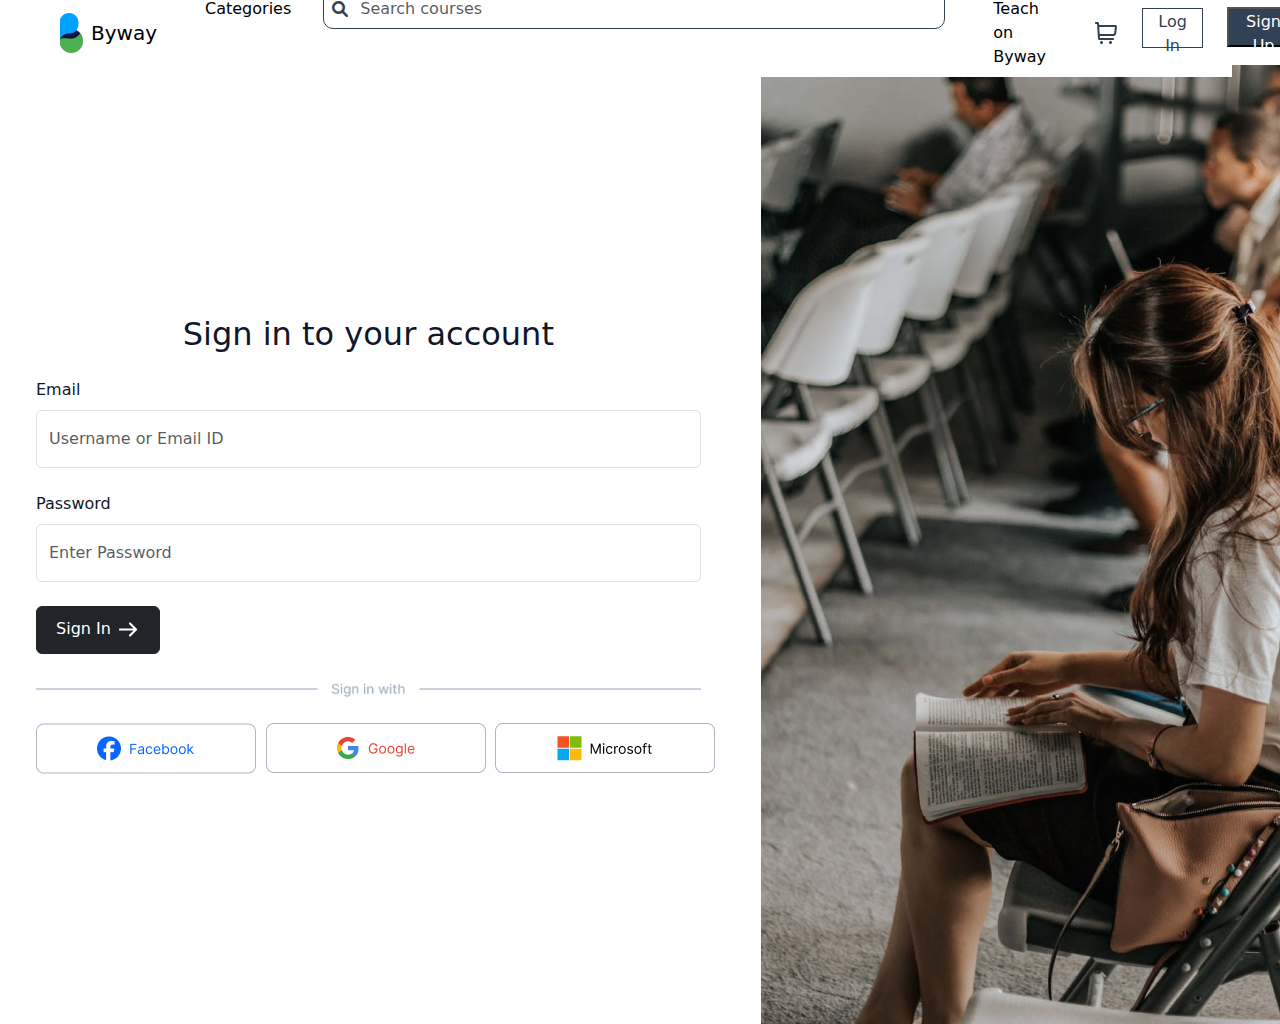
<file: login.html>
<!DOCTYPE html>
<html lang="en">
<head>
    <meta charset="UTF-8">
    <meta name="viewport" content="width=device-width, initial-scale=1.0">
    <title>Log In</title>
    <link rel="stylesheet" href="css/style.css">
    <link rel="stylesheet" href="css/sign.css">
    <link href="https://cdn.jsdelivr.net/npm/bootstrap@5.3.3/dist/css/bootstrap.min.css" rel="stylesheet" integrity="sha384-QWTKZyjpPEjISv5WaRU9OFeRpok6YctnYmDr5pNlyT2bRjXh0JMhjY6hW+ALEwIH" crossorigin="anonymous">
    <link rel="stylesheet" href="https://cdnjs.cloudflare.com/ajax/libs/font-awesome/6.0.0-beta3/css/all.min.css">
</head>
<body>
    <nav class="navbar navbar-expand-lg px-5">
        <div class="container-fluid  bg-white">
            <a href=""><img src="images/logo.png" alt=""></a>
            <a class="navbar-brand" href="#">Byway</a>
            <button class="navbar-toggler" type="button" data-bs-toggle="collapse" data-bs-target="#navbarSupportedContent" aria-controls="navbarSupportedContent" aria-expanded="false" aria-label="Toggle navigation">
                <span class="navbar-toggler-icon"></span>
            </button>
            <div class="collapse navbar-collapse" id="navbarSupportedContent">
                <ul class="navbar-nav me-auto mb-2 mb-lg-0">
                    <li class="nav-item">
                        <a class="nav-link active mx-4" aria-current="page" href="#">Categories</a>
                    </li>
                    <li>
                        <div class="search d-flex align-items-center p-2">
                            <i class="fa fa-search"></i>
                            <input class="form-control me-2" type="search" placeholder="Search courses" aria-label="Search">
                        </div>
                    </li>
                    <li>
                        <a class="nav-link active px-5" aria-current="page" href="#">Teach on Byway</a>
                    </li>
                </ul>
                <a class="nav-link active" aria-current="page" href="#"><img src="images/cart.png" alt=""></a>
                <a href="login.html" class="text-decoration-none"><button class=" nav-btn-1" type="submit">Log In</button></a>
                <a href="signup.html" class="text-decoration-none"><button class=" nav-btn-2" type="submit">Sign Up</button></a>
            </div>
        </div>
    </nav>
      
    <div class="row align-items-center main">
        <div class="col-md-7 px-5">
            <h2 class="text-center">Sign in to your account</h2>
            <form>
                <div class="mb-3">
                  <label for="exampleInputEmail1" class="form-label">Email</label>
                  <input type="email" class="form-control" id="exampleInputEmail1" aria-describedby="emailHelp" placeholder="Username or Email ID">
                </div>
                <div class="mb-3">
                  <label for="exampleInputPassword1" class="form-label">Password</label>
                  <input type="password" class="form-control" id="exampleInputPassword1" placeholder="Enter Password">
                </div>
                <button type="submit" class="btn btn-dark">Sign In <img src="images/arrow-narrow-right.png" alt=""></button>
            </form>
            <img src="images/Sign in with.png" alt="" class="signin">
            <div class="row justify-content-between">
                <div class="col-md-4">
                    <a href=""><img src="images/facebook.png" alt=""></a>
                </div>
                <div class="col-md-4">
                    <a href=""><img src="images/google.png" alt=""></a>
                </div>
                <div class="col-md-4">
                    <a href=""><img src="images/microsoft.png" alt=""></a>
                </div>
            </div>

        </div>
        <div class="col-md-5"><img src="images/login.png" alt=""></div>
    </div>

    <script src="https://cdn.jsdelivr.net/npm/bootstrap@5.3.3/dist/js/bootstrap.bundle.min.js" integrity="sha384-YvpcrYf0tY3lHB60NNkmXc5s9fDVZLESaAA55NDzOxhy9GkcIdslK1eN7N6jIeHz" crossorigin="anonymous"></script>
</body>
</html>
</file>
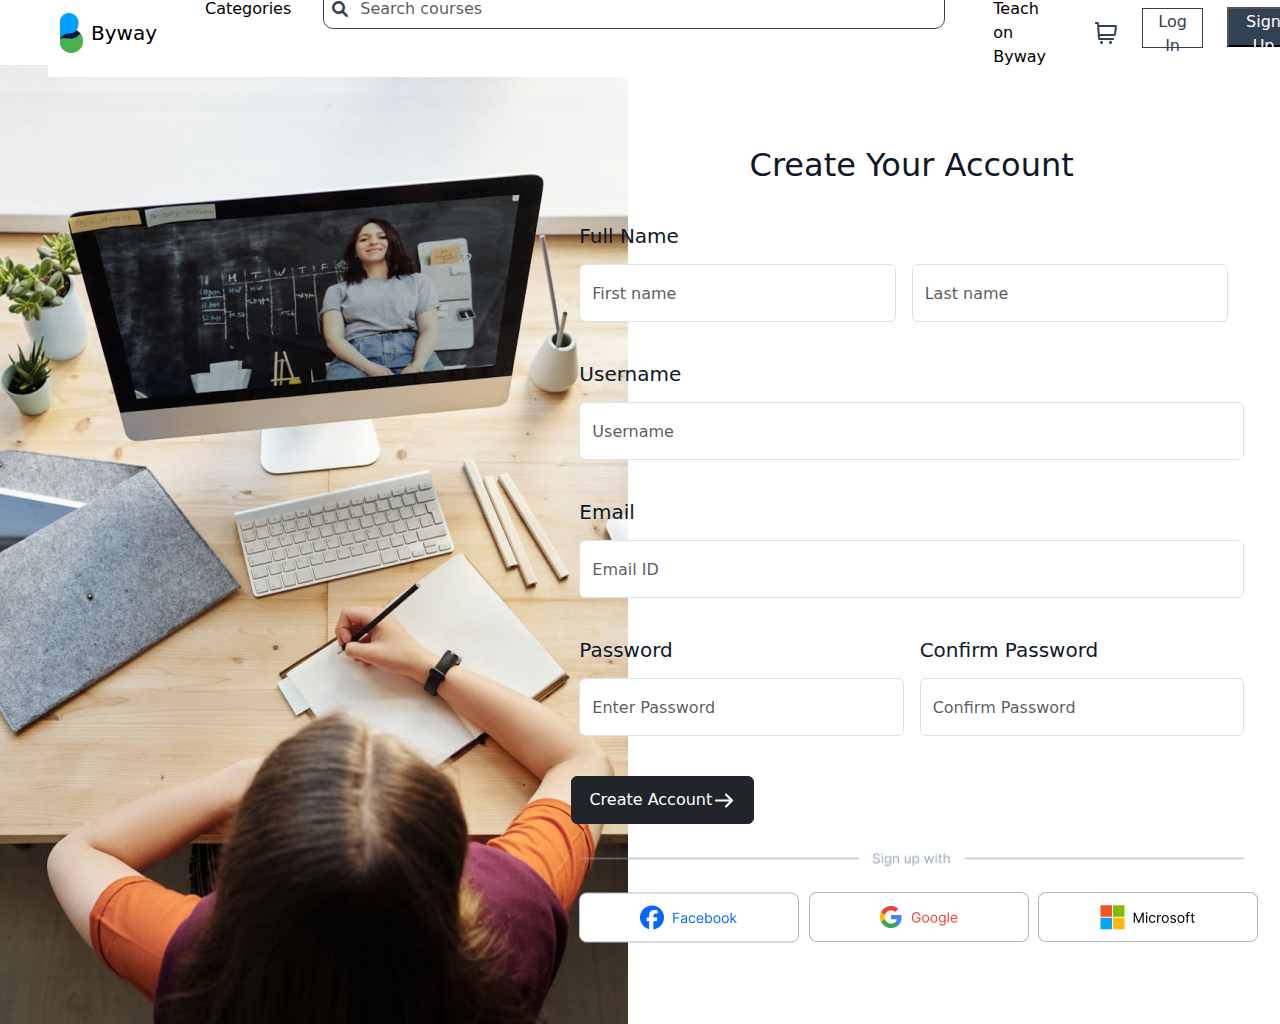
<file: signup.html>
<!DOCTYPE html>
<html lang="en">
<head>
    <meta charset="UTF-8">
    <meta name="viewport" content="width=device-width, initial-scale=1.0">
    <title>Sign Up</title>
    <link rel="stylesheet" href="css/style.css">
    <link rel="stylesheet" href="css/sign.css">
    <link href="https://cdn.jsdelivr.net/npm/bootstrap@5.3.3/dist/css/bootstrap.min.css" rel="stylesheet" integrity="sha384-QWTKZyjpPEjISv5WaRU9OFeRpok6YctnYmDr5pNlyT2bRjXh0JMhjY6hW+ALEwIH" crossorigin="anonymous">
    <link rel="stylesheet" href="https://cdnjs.cloudflare.com/ajax/libs/font-awesome/6.0.0-beta3/css/all.min.css">
</head>
<body>
    <nav class="navbar navbar-expand-lg px-5">
        <div class="container-fluid  bg-white">
            <a href=""><img src="images/logo.png" alt=""></a>
            <a class="navbar-brand" href="#">Byway</a>
            <button class="navbar-toggler" type="button" data-bs-toggle="collapse" data-bs-target="#navbarSupportedContent" aria-controls="navbarSupportedContent" aria-expanded="false" aria-label="Toggle navigation">
                <span class="navbar-toggler-icon"></span>
            </button>
            <div class="collapse navbar-collapse" id="navbarSupportedContent">
                <ul class="navbar-nav me-auto mb-2 mb-lg-0">
                    <li class="nav-item">
                        <a class="nav-link active mx-4" aria-current="page" href="#">Categories</a>
                    </li>
                    <li>
                        <div class="search d-flex align-items-center p-2">
                            <i class="fa fa-search"></i>
                            <input class="form-control me-2" type="search" placeholder="Search courses" aria-label="Search">
                        </div>
                    </li>
                    <li>
                        <a class="nav-link active px-5" aria-current="page" href="#">Teach on Byway</a>
                    </li>
                </ul>
                <a class="nav-link active" aria-current="page" href="#"><img src="images/cart.png" alt=""></a>
                <a href="login.html" class="text-decoration-none"><button class=" nav-btn-1" type="submit">Log In</button></a>
                <a href="signup.html" class="text-decoration-none"><button class=" nav-btn-2" type="submit">Sign Up</button></a>
            </div>
        </div>
    </nav>

    <div class="row align-items-center main">
        <div class="col-md-5"><img src="images/signup.png" alt=""></div>
        <div class="col-md-7 px-5">
            <h2 class="text-center">Create Your Account</h2>
            <form class="row g-3">
                <div class="row g-3">
                    <div class="col-md-6">
                        <label for="inputEmail4" class="form-label"><h5>Full Name</h5></label>
                        <input type="text" class="form-control" placeholder="First name" aria-label="First name">
                    </div>
                    <div class="col-md-6 align-self-end">
                        <label for="inputEmail4" class="form-label"></label>
                        <input type="text" class="form-control" placeholder="Last name" aria-label="Last name">
                    </div>
                  </div>
                <div class="col-12">
                  <label for="inputEmail4" class="form-label"><h5>Username</h5></label>
                  <input type="email" class="form-control" id="inputEmail4" placeholder="Username">
                </div>
                <div class="col-12">
                    <label for="inputEmail4" class="form-label"><h5>Email</h5></label>
                    <input type="email" class="form-control" id="inputEmail4" placeholder="Email ID">
                </div>
                <div class="col-md-6">
                    <label for="inputEmail4" class="form-label"><h5>Password</h5></label>
                    <input type="text" class="form-control" placeholder="Enter Password" aria-label="Password">
                </div>
                <div class="col-md-6 align-self-end">
                    <label for="inputEmail4" class="form-label"><h5>Confirm Password</h5></label>
                    <input type="text" class="form-control" placeholder="Confirm Password" aria-label="Confirm Password">
                </div>
                <button type="submit" class="btn btn-dark signupbtn">Create Account<img src="images/arrow-narrow-right.png" alt=""></button>
              </form>
            <img src="images/sign up with.png" alt="" class="signin">
            <div class="row justify-content-between">
                <div class="col-md-4">
                    <a href=""><img src="images/facebook.png" alt=""></a>
                </div>
                <div class="col-md-4">
                    <a href=""><img src="images/google.png" alt=""></a>
                </div>
                <div class="col-md-4">
                    <a href=""><img src="images/microsoft.png" alt=""></a>
                </div>
            </div>

        </div>
    </div>
      
    <script src="https://cdn.jsdelivr.net/npm/bootstrap@5.3.3/dist/js/bootstrap.bundle.min.js" integrity="sha384-YvpcrYf0tY3lHB60NNkmXc5s9fDVZLESaAA55NDzOxhy9GkcIdslK1eN7N6jIeHz" crossorigin="anonymous"></script>
</body>
</html>
</file>
<file: css/style.css>
@import url('https://fonts.googleapis.com/css2?family=Inter:wght@100..900&display=swap');
html{
    box-sizing: border-box;
    font-size: 100%;
}
*,*::after,*::before{
    box-sizing: inherit;
}
body{
    margin: 0;
    padding: 0;
    background-color: #E5E5E5;
    font-family: "Inter", sans-serif;
}

nav{
    height: 65px;
    color: #64748B;
}

.search{
    width: 622px;
    height: 40px;
    border: 1px solid #334155;
    border-radius: 10px;
    color:#334155 ;
}
.search input{
    border: none;
}



.nav-btn-1{
    color: #334155;
    border: 1px solid #334155;
    width: 61px;
    height: 40px;
    background-color: white;
    margin-inline: 24px;
}
.nav-btn-2{
    color: white;
    width: 73px;
    height: 40px;
    background-color: #334155;
}

.panner{
    height: 100vh;
}

.panner h1{
    font-weight: bold;
    color: #0F172A;
    padding-top: 25%;
}

.panner p{
    color: #334155;
}

.info{
    background-color: #F8FAFC;
    height: max(100%,149px);
    padding:40px 0;
    margin: 60px 0;
}

.info h2 , .info p{
    color: #0F172A;
}

.info p{
font-size: 14px;
}

.head {
    margin-bottom: 24px;
}

.categories img{
    width: 100px;
    min-height: 100px;
}

.cards{
    margin-bottom: 60px;
}


.categories h4 , .courses h4 , .courses h5 ,.instructors h5{
    color: #0F172A;
}

.categories p , .courses p ,.instructors p{
    color: #334155;
}
 .card .d-flex img { 
    height: 20px;
    padding-top: 5px;
 }

 .courses h4{
    font-weight: bold;
 }

.feedback{
    background-color: #F8FAFC;
    padding-top: 80px;
    padding-bottom: 60px;
    margin-bottom: 60px;
} 

.feedback .card {
    margin: 15px;
}

.feedback .carousel-control-prev-icon,
.feedback .carousel-control-next-icon {
    background-color: black;
}
.feedback .carousel-controls {
    position: absolute;
    top: -35px;
    right: 50px;
    z-index: 1000;
}
.feedback .carousel-controls button {
    background-color: #94A3B8;
    border: none;
    margin-inline: 20px;
    color: white;
    cursor: pointer;
    width: 56px;
    height: 40px;
    border-radius: 10px;

}

.apply{
    margin-bottom: 60px;
}

.apply p{
    color: #1D2939;
}



footer{
    background-color: #1E293B;
    color: #CBD5E1;
}

footer a{
    color: #CBD5E1 ;
}

footer h5{
    color: #F1F5F9;
}
</file>
<file: style.css>
@import url('https://fonts.googleapis.com/css2?family=Inter:wght@100..900&display=swap');
html{
    box-sizing: border-box;
    font-size: 100%;
}
*,*::after,*::before{
    box-sizing: inherit;
}
body{
    margin: 0;
    padding: 0;
    background-color: #E5E5E5;
    font-family: "Inter", sans-serif;
}

nav{
    height: 65px;
    color: #64748B;
}

.search{
    width: 622px;
    height: 40px;
    border: 1px solid #334155;
    border-radius: 10px;
    color:#334155 ;
}
.search input{
    border: none;
}



.nav-btn-1{
    color: #334155;
    border: 1px solid #334155;
    width: 61px;
    height: 40px;
    background-color: white;
    margin-inline: 24px;
}
.nav-btn-2{
    color: white;
    width: 73px;
    height: 40px;
    background-color: #334155;
}

.panner{
    height: 100vh;
}

.panner h1{
    font-weight: bold;
    color: #0F172A;
    padding-top: 25%;
}

.panner p{
    color: #334155;
}

.info{
    background-color: #F8FAFC;
    height: max(100%,149px);
    padding:40px 0;
    margin: 60px 0;
}

.info h2 , .info p{
    color: #0F172A;
}

.info p{
font-size: 14px;
}

.head {
    margin-bottom: 24px;
}

.categories img{
    width: 100px;
    min-height: 100px;
}

.cards{
    margin-bottom: 60px;
}


.categories h4 , .courses h4 , .courses h5 ,.instructors h5{
    color: #0F172A;
}

.categories p , .courses p ,.instructors p{
    color: #334155;
}
 .card .d-flex img { 
    height: 20px;
    padding-top: 5px;
 }

 .courses h4{
    font-weight: bold;
 }

.feedback{
    background-color: #F8FAFC;
    padding-top: 80px;
    padding-bottom: 60px;
    margin-bottom: 60px;
} 

.feedback .card {
    margin: 15px;
}

.feedback .carousel-control-prev-icon,
.feedback .carousel-control-next-icon {
    background-color: black;
}
.feedback .carousel-controls {
    position: absolute;
    top: -35px;
    right: 50px;
    z-index: 1000;
}
.feedback .carousel-controls button {
    background-color: #94A3B8;
    border: none;
    margin-inline: 20px;
    color: white;
    cursor: pointer;
    width: 56px;
    height: 40px;
    border-radius: 10px;

}

.apply{
    margin-bottom: 60px;
}

.apply p{
    color: #1D2939;
}



footer{
    background-color: #1E293B;
    color: #CBD5E1;
}

footer a{
    color: #CBD5E1 ;
}

footer h5{
    color: #F1F5F9;
}
</file>
<file: css/sign.css>
.main{
    color: #0F172A;
}
.main h2{
    margin-bottom: 24px;
}
.main input{
    color: #94A3B8;
    height: 58px;
    margin-bottom: 24px;
}

.main button {
    width: 124px;
    height: 48px;
}

.main .signin{
    width: 100%;
    margin: 24px 0;
}

.main .signupbtn{
    width: 183px;
}
</file>
